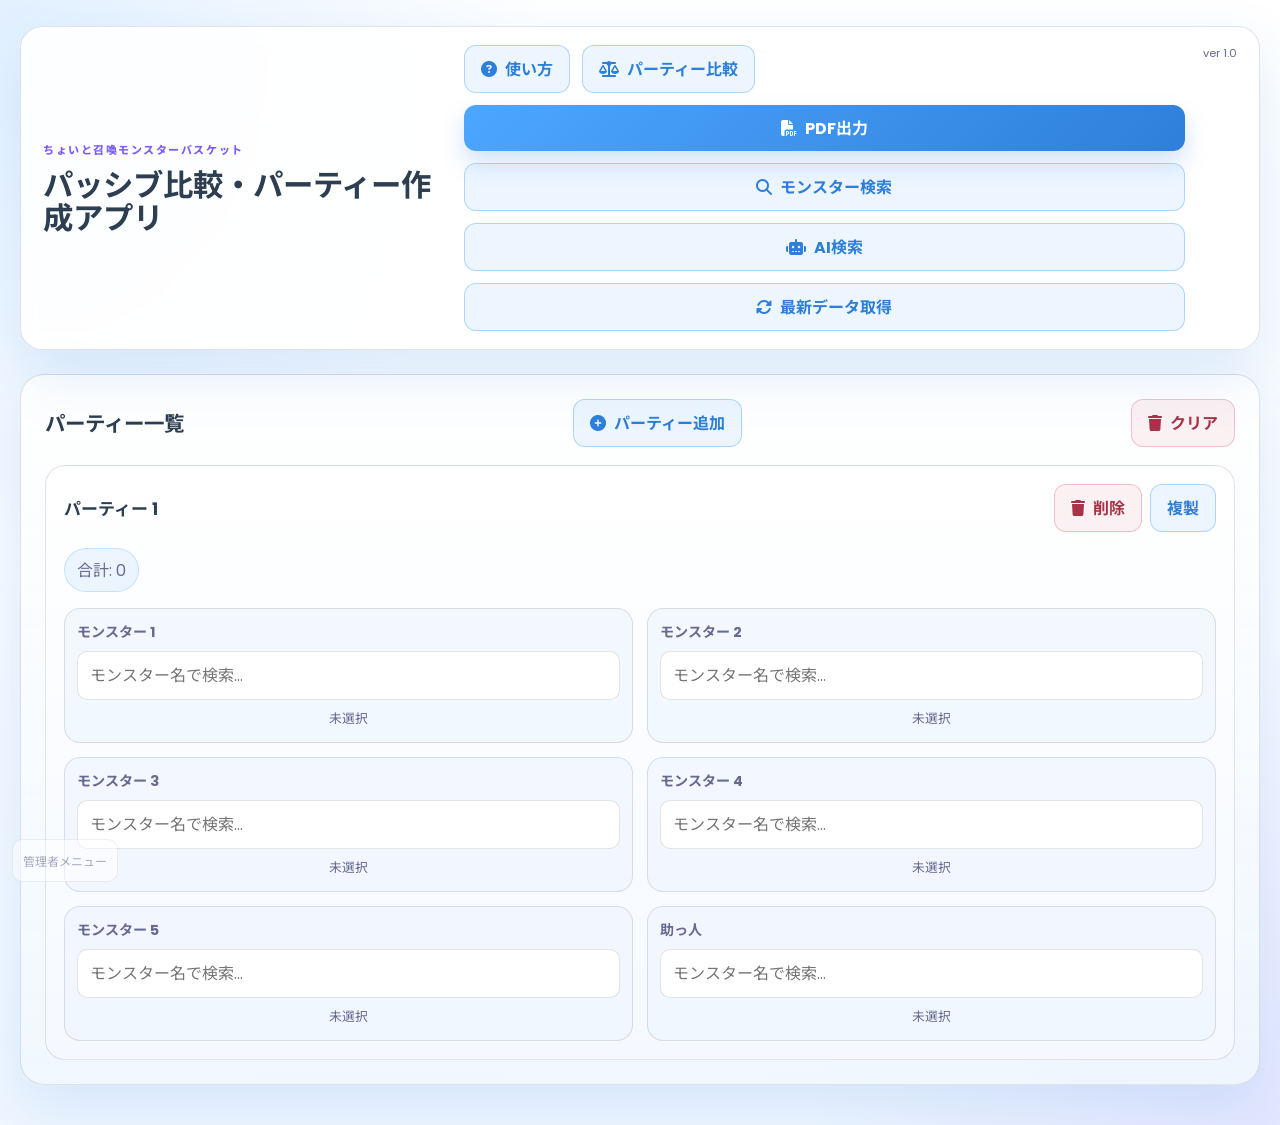
<file: index.html>
<!DOCTYPE html>
<html lang="ja">
  <head>
    <meta charset="UTF-8" />
    <meta name="viewport" content="width=device-width, initial-scale=1.0" />
    <title>ちょいと召喚モンスターバスケット</title>
    <link rel="preconnect" href="https://fonts.googleapis.com" />
    <link rel="preconnect" href="https://fonts.gstatic.com" crossorigin />
    <link href="https://fonts.googleapis.com/css2?family=Noto+Sans+JP:wght@400;500;700&family=Poppins:wght@400;500;600;700;800&display=swap" rel="stylesheet" />
    <link rel="stylesheet" href="https://cdnjs.cloudflare.com/ajax/libs/font-awesome/6.4.0/css/all.min.css" />
    <link rel="stylesheet" href="style.css" />
  </head>
  <body data-page="party">
    <div class="app-shell">
      <header class="topbar">
        <div>
          <p class="eyebrow">ちょいと召喚モンスターバスケット</p>
          <h1>パッシブ比較・パーティー作成アプリ</h1>
        </div>
        <div class="topbar-actions">
          <a href="how-to-use.html" class="secondary-btn inline-link"><i class="fas fa-question-circle" aria-hidden="true"></i>使い方</a>
          <button id="party-compare-btn" class="secondary-btn"><i class="fas fa-scale-balanced" aria-hidden="true"></i>パーティー比較</button>
          <button id="pdf-export-btn" class="primary-btn" style="flex-basis:100%"><i class="fas fa-file-pdf" aria-hidden="true"></i>PDF出力</button>
          <a href="monster-search.html" class="secondary-btn inline-link" style="flex-basis:100%"><i class="fas fa-search" aria-hidden="true"></i>モンスター検索</a>
          <button id="ai-search-btn" type="button" class="secondary-btn" style="flex-basis:100%" aria-expanded="false" aria-controls="ai-search-panel"><i class="fas fa-robot" aria-hidden="true"></i>AI検索</button>
          <form id="ai-search-panel" class="ai-search-panel" hidden style="flex-basis:100%">
            <div class="ai-panel-header"><i class="fas fa-robot" aria-hidden="true"></i>AI検索<span class="ai-panel-badge">AI</span><button type="button" id="ai-help-btn" class="ai-help-btn" aria-label="AI検索の使い方" aria-expanded="false" aria-controls="ai-help-panel"><i class="fas fa-question" aria-hidden="true"></i></button></div>
            <div id="ai-help-panel" class="ai-help-panel" hidden>
              <h3>AI検索の使い方</h3>
              <p>ステータスを含む文章を入力すると、パッシブ反映後の値が高いパーティーを上位3つ提案します。チェックして「選択したパーティーを追加」で一覧に追加できます。</p>
              <ul>
                <li><b>ステータス</b>: 攻撃力 / 防御力 / 素早さ / HP / SP / Crt（複数指定は合計）</li>
                <li><b>種族・属性</b>: 魔神、光 など。「魔神パッシブ」のように書くと、そのパッシブ対象を持つモンスターから選びます</li>
                <li><b>含む</b>: 「〇〇を含む」「〇〇、△△を含む」で指定モンスターを固定</li>
                <li><b>除外</b>: 「〇〇以外」「〇〇と△△を除いて」で候補から除外</li>
                <li><b>1体最大</b>: 「1体の素早さが最も高い」で1体の値が最大になる組み合わせ</li>
                <li><b>モンスター指定</b>: 「〇〇の素早さが最も高くなる」で、そのモンスターの値を最大化</li>
                <li><b>数値条件</b>: 「N体の素早さが100以上」「100〜150」「100から150」「200以下」「未満」「超」「100ちょうど」</li>
              </ul>
              <p class="ai-help-sub">入力例（タップで入力欄に入ります）</p>
              <div class="ai-help-examples">
                <button type="button" class="ai-example-btn">素早さのパッシブが高いパーティを作成して</button>
                <button type="button" class="ai-example-btn">魔神パッシブでHPが高いパーティを作成して</button>
                <button type="button" class="ai-example-btn">光パッシブで素早さが高いパーティを作成して</button>
                <button type="button" class="ai-example-btn">天璋院ひめの以外で攻撃力の高い異端パーティを教えて</button>
                <button type="button" class="ai-example-btn">終焉の黒翼ベルゼブブを含む攻撃力、素早さが高いパーティ</button>
                <button type="button" class="ai-example-btn">1体の素早さが最も高いパーティを教えて</button>
                <button type="button" class="ai-example-btn">優柔不断コアトルの素早さが最も高くなるパーティ</button>
                <button type="button" class="ai-example-btn">1体の素早さが100以上になるパーティを教えて</button>
                <button type="button" class="ai-example-btn">3体のHPが130以上になるパーティを教えて</button>
                <button type="button" class="ai-example-btn">2体の攻撃力が50〜60のパーティ</button>
              </div>
            </div>
            <div id="ai-chat-log" class="ai-chat-log" aria-live="polite"></div>
            <textarea id="ai-chat-input" class="ai-chat-input" rows="3" maxlength="200" placeholder="AIへの質問を入力&#10;例: 素早さのパッシブが高いパーティを作成して" autocomplete="off"></textarea>
            <ul id="ai-chat-suggest" class="ai-chat-suggest" role="listbox" aria-label="モンスター名の候補" hidden></ul>
            <div class="ai-chat-actions">
              <button type="button" id="ai-chat-clear" class="ai-clear-btn" aria-label="チャット結果をクリア"><i class="fas fa-eraser" aria-hidden="true"></i>クリア</button>
              <button type="submit" class="ai-send-btn"><i class="fas fa-paper-plane" aria-hidden="true"></i>AIに送信</button>
            </div>
          </form>
          <button id="party-refresh-data" type="button" class="secondary-btn" style="flex-basis:100%"><i class="fas fa-sync-alt" aria-hidden="true"></i>最新データ取得</button>
        </div>
        <span class="app-version" id="app-version">ver 1.0</span>
      </header>

      <aside class="utility-sidebar" aria-label="管理者メニュー">
        <a href="monster-manager.html" id="monster-manager-link">管理者メニュー</a>
      </aside>

      <main>
        <section id="party-builder-section" class="panel active-panel">
          <div class="section-header">
            <h2>パーティー一覧</h2>
            <button id="add-party-btn" class="secondary-btn"><i class="fas fa-circle-plus" aria-hidden="true"></i>パーティー追加</button>
            <button id="clear-parties-btn" class="danger-btn" type="button"><i class="fas fa-trash" aria-hidden="true"></i>クリア</button>
          </div>

          <div id="parties-container" class="parties-container"></div>
        </section>
      </main>
    </div>

    <script src="monster.js"></script>
    <script src="app.js"></script>
  </body>
</html>
</file>
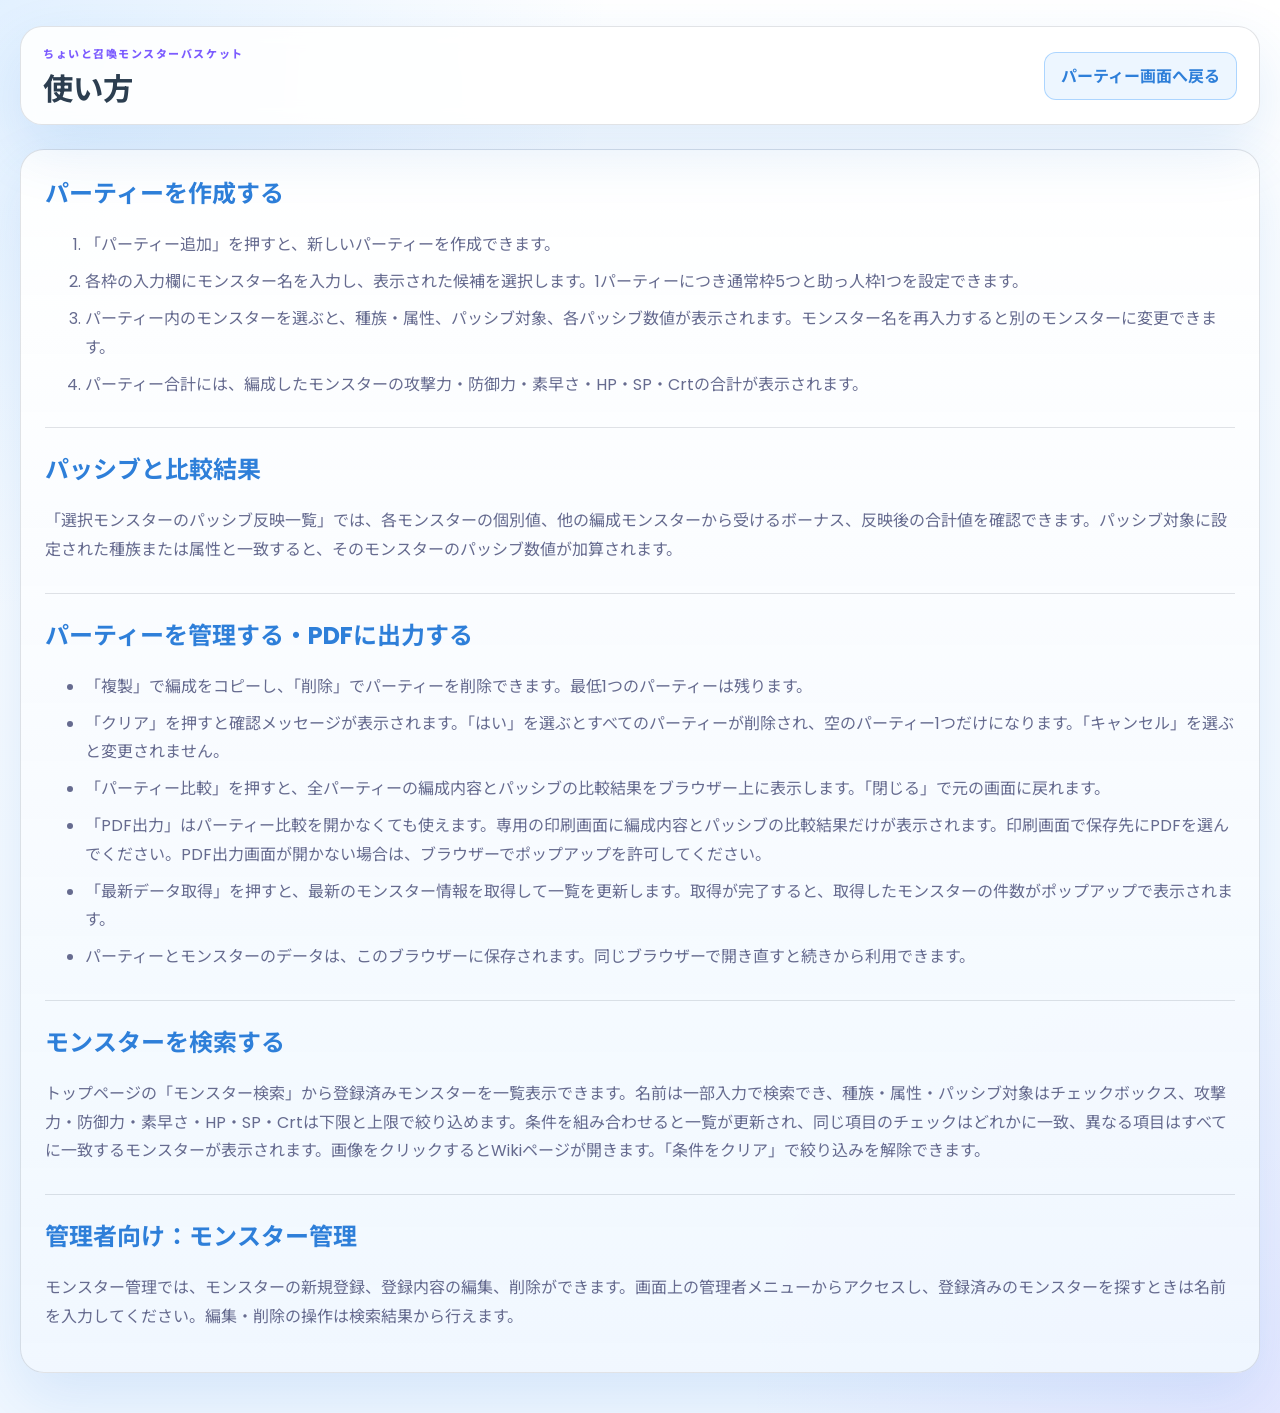
<file: how-to-use.html>
<!DOCTYPE html>
<html lang="ja">
  <head>
    <meta charset="UTF-8" />
    <meta name="viewport" content="width=device-width, initial-scale=1.0" />
    <title>使い方 | ちょいと召喚モンスターバスケット</title>
    <link rel="preconnect" href="https://fonts.googleapis.com" />
    <link rel="preconnect" href="https://fonts.gstatic.com" crossorigin />
    <link href="https://fonts.googleapis.com/css2?family=Noto+Sans+JP:wght@400;500;700&family=Poppins:wght@400;500;600;700;800&display=swap" rel="stylesheet" />
    <link rel="stylesheet" href="https://cdnjs.cloudflare.com/ajax/libs/font-awesome/6.4.0/css/all.min.css" />
    <link rel="stylesheet" href="style.css" />
  </head>
  <body>
    <div class="app-shell">
      <header class="topbar">
        <div>
          <p class="eyebrow">ちょいと召喚モンスターバスケット</p>
          <h1>使い方</h1>
        </div>
        <div class="topbar-actions">
          <a href="index.html" class="secondary-btn inline-link">パーティー画面へ戻る</a>
        </div>
      </header>

      <main>
        <article class="panel usage-guide">
          <section>
            <h2>パーティーを作成する</h2>
            <ol>
              <li>「パーティー追加」を押すと、新しいパーティーを作成できます。</li>
              <li>各枠の入力欄にモンスター名を入力し、表示された候補を選択します。1パーティーにつき通常枠5つと助っ人枠1つを設定できます。</li>
              <li>パーティー内のモンスターを選ぶと、種族・属性、パッシブ対象、各パッシブ数値が表示されます。モンスター名を再入力すると別のモンスターに変更できます。</li>
              <li>パーティー合計には、編成したモンスターの攻撃力・防御力・素早さ・HP・SP・Crtの合計が表示されます。</li>
            </ol>
          </section>

          <section>
            <h2>パッシブと比較結果</h2>
            <p>「選択モンスターのパッシブ反映一覧」では、各モンスターの個別値、他の編成モンスターから受けるボーナス、反映後の合計値を確認できます。パッシブ対象に設定された種族または属性と一致すると、そのモンスターのパッシブ数値が加算されます。</p>
          </section>

          <section>
            <h2>パーティーを管理する・PDFに出力する</h2>
            <ul>
              <li>「複製」で編成をコピーし、「削除」でパーティーを削除できます。最低1つのパーティーは残ります。</li>
              <li>「クリア」を押すと確認メッセージが表示されます。「はい」を選ぶとすべてのパーティーが削除され、空のパーティー1つだけになります。「キャンセル」を選ぶと変更されません。</li>
              <li>「パーティー比較」を押すと、全パーティーの編成内容とパッシブの比較結果をブラウザー上に表示します。「閉じる」で元の画面に戻れます。</li>
              <li>「PDF出力」はパーティー比較を開かなくても使えます。専用の印刷画面に編成内容とパッシブの比較結果だけが表示されます。印刷画面で保存先にPDFを選んでください。PDF出力画面が開かない場合は、ブラウザーでポップアップを許可してください。</li>
              <li>「最新データ取得」を押すと、最新のモンスター情報を取得して一覧を更新します。取得が完了すると、取得したモンスターの件数がポップアップで表示されます。</li>
              <li>パーティーとモンスターのデータは、このブラウザーに保存されます。同じブラウザーで開き直すと続きから利用できます。</li>
            </ul>
          </section>

          <section>
            <h2>モンスターを検索する</h2>
            <p>トップページの「モンスター検索」から登録済みモンスターを一覧表示できます。名前は一部入力で検索でき、種族・属性・パッシブ対象はチェックボックス、攻撃力・防御力・素早さ・HP・SP・Crtは下限と上限で絞り込めます。条件を組み合わせると一覧が更新され、同じ項目のチェックはどれかに一致、異なる項目はすべてに一致するモンスターが表示されます。画像をクリックするとWikiページが開きます。「条件をクリア」で絞り込みを解除できます。</p>
          </section>

          <section>
            <h2>管理者向け：モンスター管理</h2>
            <p>モンスター管理では、モンスターの新規登録、登録内容の編集、削除ができます。画面上の管理者メニューからアクセスし、登録済みのモンスターを探すときは名前を入力してください。編集・削除の操作は検索結果から行えます。</p>
          </section>
        </article>
      </main>
    </div>
  </body>
</html>
</file>
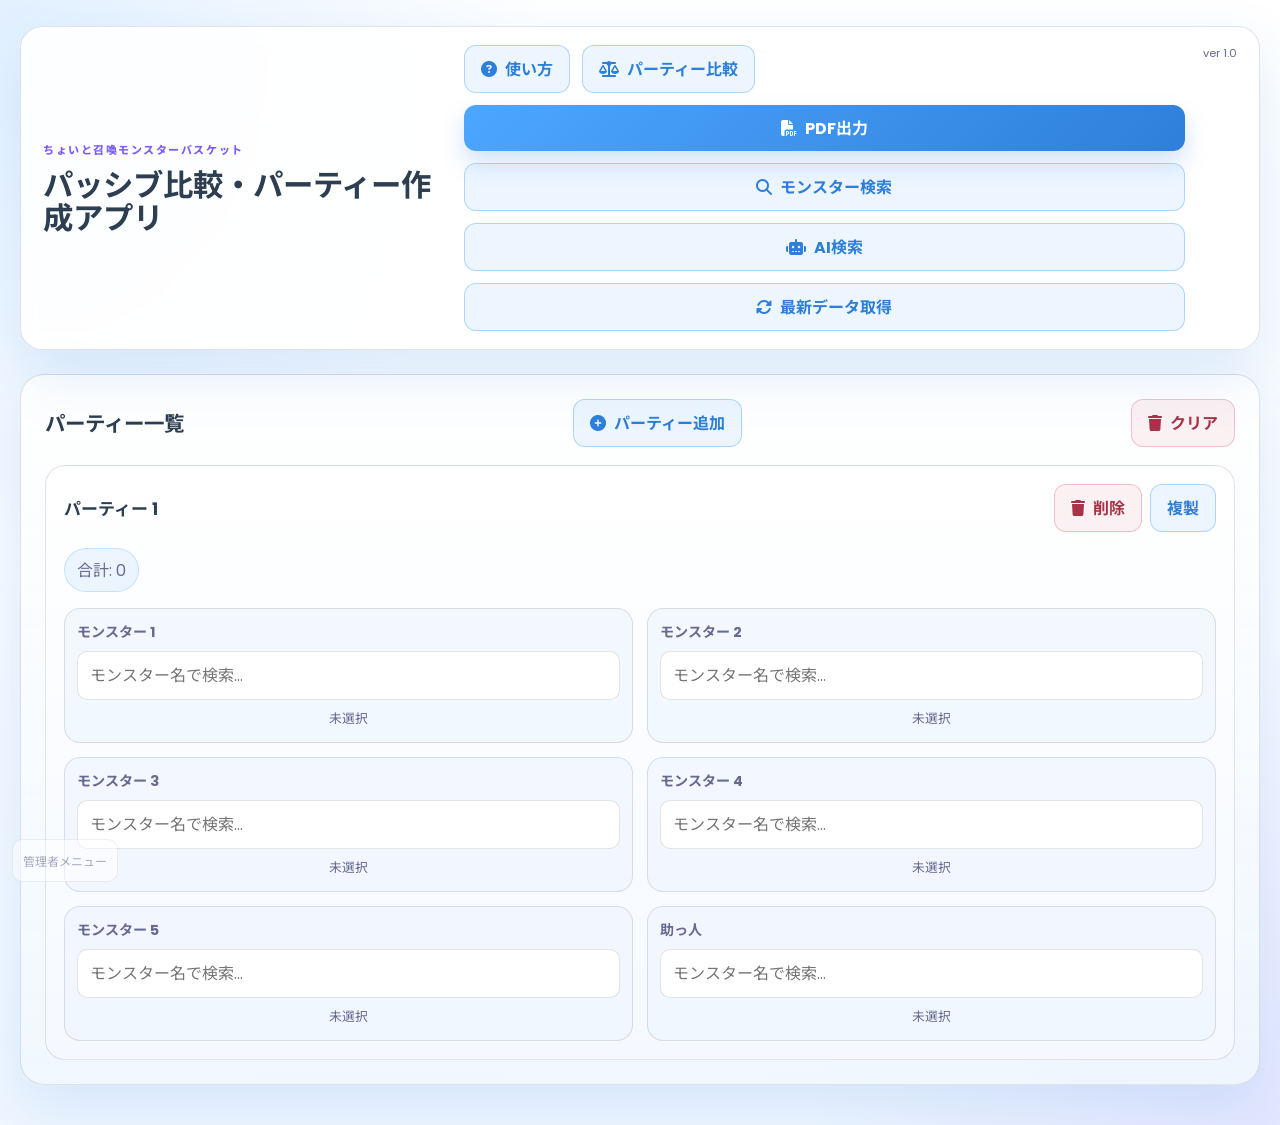
<file: monster-manager.html>
<!DOCTYPE html>
<html lang="ja">
  <head>
    <meta charset="UTF-8" />
    <meta name="viewport" content="width=device-width, initial-scale=1.0" />
    <title>モンスター管理 | ちょいと召喚モンスターバスケット</title>
    <link rel="preconnect" href="https://fonts.googleapis.com" />
    <link rel="preconnect" href="https://fonts.gstatic.com" crossorigin />
    <link href="https://fonts.googleapis.com/css2?family=Noto+Sans+JP:wght@400;500;700&family=Poppins:wght@400;500;600;700;800&display=swap" rel="stylesheet" />
    <link rel="stylesheet" href="https://cdnjs.cloudflare.com/ajax/libs/font-awesome/6.4.0/css/all.min.css" />
    <link rel="stylesheet" href="style.css" />
  </head>
  <body data-page="monster-manager">
    <div class="app-shell">
      <header class="topbar">
        <div>
          <p class="eyebrow">ちょいと召喚モンスターバスケット</p>
          <h1>モンスター管理</h1>
        </div>
        <div class="topbar-actions">
          <a href="index.html" class="secondary-btn inline-link">パーティー画面へ戻る</a>
        </div>
      </header>

      <main>
        <section class="panel active-panel">
          <div class="section-header">
            <h2>モンスター追加 / 編集</h2>
          </div>

          <div class="monster-form-card">
            <form id="monster-form">
              <input type="hidden" id="monster-id" />

              <div class="field-grid">
                <div class="field-group">
                  <label for="monster-name">モンスター名</label>
                  <input id="monster-name" type="text" placeholder="例: 火竜" maxlength="50" required />
                </div>

                <div class="field-group">
                  <label for="monster-race">種族</label>
                  <select id="monster-race" required>
                    <option value="">選択してください</option>
                    <option value="魔神">魔神</option>
                    <option value="神族">神族</option>
                    <option value="異端">異端</option>
                    <option value="魔族">魔族</option>
                    <option value="精霊">精霊</option>
                    <option value="鬼族">鬼族</option>
                    <option value="魔獣">魔獣</option>
                    <option value="聖獣">聖獣</option>
                    <option value="飛天">飛天</option>
                    <option value="聖人">聖人</option>
                  </select>
                </div>

                <div class="field-group">
                  <label for="monster-element">属性</label>
                  <select id="monster-element" required>
                    <option value="">選択してください</option>
                    <option value="闇">闇</option>
                    <option value="火">火</option>
                    <option value="水">水</option>
                    <option value="風">風</option>
                    <option value="雷">雷</option>
                    <option value="無">無</option>
                    <option value="光">光</option>
                  </select>
                </div>

                <div class="field-group full-width">
                  <label>パッシブ対象（選択なしも可）</label>
                  <div class="checkbox-group">
                    <div class="checkbox-section">
                      <h4>種族</h4>
                      <div class="checkbox-list">
                        <label><input type="checkbox" name="passive-race" value="魔神"> 魔神</label>
                        <label><input type="checkbox" name="passive-race" value="神族"> 神族</label>
                        <label><input type="checkbox" name="passive-race" value="異端"> 異端</label>
                        <label><input type="checkbox" name="passive-race" value="魔族"> 魔族</label>
                        <label><input type="checkbox" name="passive-race" value="精霊"> 精霊</label>
                        <label><input type="checkbox" name="passive-race" value="鬼族"> 鬼族</label>
                        <label><input type="checkbox" name="passive-race" value="魔獣"> 魔獣</label>
                        <label><input type="checkbox" name="passive-race" value="聖獣"> 聖獣</label>
                        <label><input type="checkbox" name="passive-race" value="飛天"> 飛天</label>
                        <label><input type="checkbox" name="passive-race" value="聖人"> 聖人</label>
                      </div>
                    </div>

                    <div class="checkbox-section">
                      <h4>属性</h4>
                      <div class="checkbox-list">
                        <label><input type="checkbox" name="passive-element" value="闇"> 闇</label>
                        <label><input type="checkbox" name="passive-element" value="火"> 火</label>
                        <label><input type="checkbox" name="passive-element" value="水"> 水</label>
                        <label><input type="checkbox" name="passive-element" value="風"> 風</label>
                        <label><input type="checkbox" name="passive-element" value="雷"> 雷</label>
                        <label><input type="checkbox" name="passive-element" value="無"> 無</label>
                        <label><input type="checkbox" name="passive-element" value="光"> 光</label>
                      </div>
                    </div>
                  </div>
                </div>

                <div class="field-group">
                  <label for="monster-attack">攻撃力</label>
                  <input id="monster-attack" type="number" placeholder="0" value="0" />
                </div>

                <div class="field-group">
                  <label for="monster-defense">防御力</label>
                  <input id="monster-defense" type="number" placeholder="0" value="0" />
                </div>

                <div class="field-group">
                  <label for="monster-agility">素早さ</label>
                  <input id="monster-agility" type="number" placeholder="0" value="0" />
                </div>

                <div class="field-group">
                  <label for="monster-hp">HP</label>
                  <input id="monster-hp" type="number" placeholder="0" value="0" />
                </div>

                <div class="field-group">
                  <label for="monster-sp">SP</label>
                  <input id="monster-sp" type="number" placeholder="0" value="0" />
                </div>

                <div class="field-group">
                  <label for="monster-crt">Crt</label>
                  <input id="monster-crt" type="number" placeholder="0" value="0" />
                </div>

                <div class="field-group">
                  <label for="monster-wiki-url">WikiリンクURL</label>
                  <input id="monster-wiki-url" type="url" placeholder="https://..." />
                </div>

                <div class="field-group">
                  <label for="monster-image-url">画像URL</label>
                  <input id="monster-image-url" type="url" placeholder="https://..." />
                </div>
              </div>

              <div class="form-actions">
                <button type="submit" class="primary-btn">保存</button>
                <button type="button" id="cancel-monster-edit" class="secondary-btn">キャンセル</button>
              </div>
            </form>
          </div>

          <div class="monster-search-wrap">
            <h2>モンスター検索</h2>
            <div class="search-box">
              <input type="text" id="monster-search-input" placeholder="モンスター名で検索..." maxlength="50" />
            </div>
            <div id="monster-search-results" class="monster-list"></div>
          </div>
        </section>
      </main>
    </div>

    <script src="monster.js"></script>
    <script src="app.js"></script>
  </body>
</html>
</file>
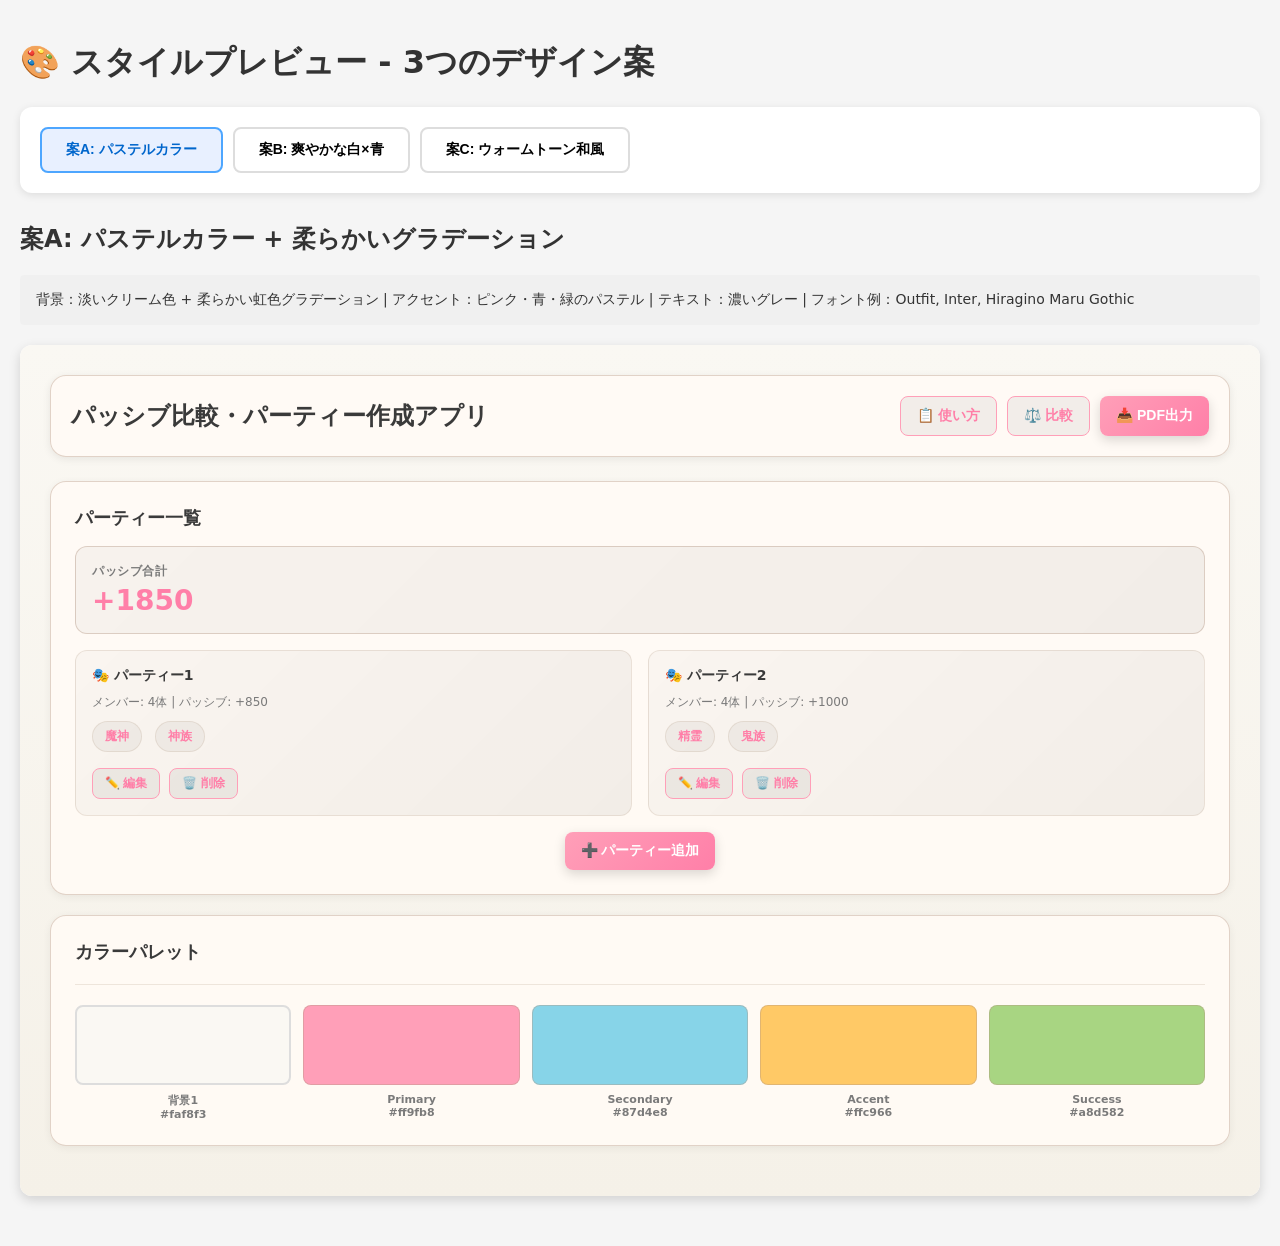
<file: style-preview.html>
<!DOCTYPE html>
<html lang="ja">
<head>
    <meta charset="UTF-8" />
    <meta name="viewport" content="width=device-width, initial-scale=1.0" />
    <title>スタイルプレビュー | ちょいと召喚モンスターバスケット</title>
    <link rel="preconnect" href="https://fonts.googleapis.com" />
    <link rel="preconnect" href="https://fonts.gstatic.com" crossorigin />
    <link href="https://fonts.googleapis.com/css2?family=Noto+Sans+JP:wght@400;500;700&family=Poppins:wght@400;500;600;700;800&display=swap" rel="stylesheet" />
    <link rel="stylesheet" href="https://cdnjs.cloudflare.com/ajax/libs/font-awesome/6.4.0/css/all.min.css" />
    <style>
        * {
            box-sizing: border-box;
        }

        html {
            scroll-behavior: smooth;
        }

        body {
            margin: 0;
            font-family: system-ui, -apple-system, sans-serif;
            background: #f5f5f5;
            color: #333;
        }

        .preview-container {
            max-width: 1400px;
            margin: 0 auto;
            padding: 20px;
        }

        .theme-selector {
            display: flex;
            gap: 10px;
            margin-bottom: 30px;
            padding: 20px;
            background: white;
            border-radius: 12px;
            box-shadow: 0 2px 8px rgba(0, 0, 0, 0.1);
        }

        .theme-selector button {
            padding: 12px 24px;
            border: 2px solid #ddd;
            border-radius: 8px;
            background: white;
            cursor: pointer;
            font-size: 14px;
            font-weight: 600;
            transition: all 0.3s ease;
        }

        .theme-selector button.active {
            border-color: #4da6ff;
            background: #e8f0ff;
            color: #0066cc;
        }

        .theme-selector button:hover {
            border-color: #999;
            background: #f9f9f9;
        }

        .preview-section {
            display: none;
            margin-bottom: 30px;
        }

        .preview-section.active {
            display: block;
        }

        .theme-label {
            font-size: 24px;
            font-weight: bold;
            margin-bottom: 20px;
            color: #333;
        }

        .preview-grid {
            display: grid;
            grid-template-columns: 1fr 1fr;
            gap: 20px;
            margin-bottom: 20px;
        }

        .preview-frame {
            border-radius: 12px;
            overflow: hidden;
            box-shadow: 0 4px 12px rgba(0, 0, 0, 0.15);
            background: white;
        }

        .preview-frame.full {
            grid-column: 1 / -1;
        }

        .app-preview {
            padding: 0;
            min-height: 600px;
        }

        /* ===== スタイル案A: パステルカラー ===== */
        .theme-a {
            --bg-1: #faf8f3;
            --bg-2: #f5f1e8;
            --panel: rgba(255, 250, 245, 0.95);
            --panel-strong: rgba(255, 248, 240, 0.98);
            --line: rgba(200, 180, 160, 0.3);
            --line-strong: rgba(180, 150, 130, 0.4);
            --text: #3a3a3a;
            --muted: #7a7a7a;
            --primary: #ff9fb8;
            --primary-strong: #ff7fa8;
            --secondary: #87d4e8;
            --accent: #ffc966;
            --success: #a8d582;
        }

        /* ===== スタイル案B: 爽やかな白×明るい青 ===== */
        .theme-b {
            --bg-1: #ffffff;
            --bg-2: #f0f7ff;
            --panel: rgba(255, 255, 255, 0.98);
            --panel-strong: rgba(248, 252, 255, 0.99);
            --line: rgba(100, 150, 200, 0.25);
            --line-strong: rgba(100, 150, 200, 0.35);
            --text: #2c3e50;
            --muted: #666b8f;
            --primary: #4da6ff;
            --primary-strong: #2e7fd9;
            --secondary: #7c5cff;
            --accent: #e8d5ff;
            --success: #66d9a3;
        }

        /* ===== スタイル案C: ウォームトーン + 和風 ===== */
        .theme-c {
            --bg-1: #fffbf0;
            --bg-2: #fff8e6;
            --panel: rgba(255, 252, 248, 0.96);
            --panel-strong: rgba(255, 250, 245, 0.98);
            --line: rgba(220, 150, 120, 0.3);
            --line-strong: rgba(200, 130, 100, 0.4);
            --text: #4a4a4a;
            --muted: #8a7a6a;
            --primary: #f4a6c1;
            --primary-strong: #e8869a;
            --secondary: #c8e6c9;
            --accent: #fff4a3;
            --success: #c8e6c9;
        }

        .theme-preview {
            background: linear-gradient(180deg, var(--bg-1) 0%, var(--bg-2) 100%);
            color: var(--text);
            padding: 30px;
            min-height: 100%;
        }

        .topbar-preview {
            display: flex;
            justify-content: space-between;
            align-items: center;
            gap: 20px;
            margin-bottom: 24px;
            padding: 20px;
            border: 1px solid var(--line-strong);
            background: var(--panel);
            border-radius: 16px;
            box-shadow: 0 2px 8px rgba(0, 0, 0, 0.08);
        }

        .topbar-title h1 {
            margin: 0;
            font-size: 24px;
            font-weight: 700;
            color: var(--text);
        }

        .topbar-actions-preview {
            display: flex;
            gap: 10px;
            flex-wrap: wrap;
        }

        .btn-preview {
            display: inline-flex;
            align-items: center;
            justify-content: center;
            gap: 8px;
            padding: 10px 16px;
            border: none;
            border-radius: 8px;
            font-weight: 600;
            font-size: 14px;
            cursor: pointer;
            transition: all 0.2s ease;
        }

        .btn-primary {
            background: linear-gradient(135deg, var(--primary), var(--primary-strong));
            color: white;
            box-shadow: 0 4px 12px rgba(0, 0, 0, 0.15);
        }

        .btn-primary:hover {
            transform: translateY(-2px);
            box-shadow: 0 6px 16px rgba(0, 0, 0, 0.2);
        }

        .btn-secondary {
            background: rgba(0, 0, 0, 0.05);
            color: var(--primary-strong);
            border: 1.5px solid var(--primary);
        }

        .btn-secondary:hover {
            background: rgba(0, 0, 0, 0.08);
            transform: translateY(-1px);
        }

        .panel-preview {
            background: var(--panel);
            border: 1px solid var(--line-strong);
            border-radius: 16px;
            padding: 24px;
            margin-bottom: 20px;
            box-shadow: 0 2px 8px rgba(0, 0, 0, 0.06);
        }

        .section-title {
            font-size: 18px;
            font-weight: 700;
            color: var(--text);
            margin: 0 0 16px 0;
        }

        .card-grid {
            display: grid;
            grid-template-columns: repeat(2, 1fr);
            gap: 16px;
            margin-bottom: 16px;
        }

        .card-preview {
            background: linear-gradient(135deg, rgba(0, 0, 0, 0.02), rgba(0, 0, 0, 0.05));
            border: 1px solid var(--line);
            border-radius: 12px;
            padding: 16px;
            color: var(--muted);
        }

        .card-preview h3 {
            margin: 0 0 8px 0;
            font-size: 14px;
            font-weight: 700;
            color: var(--text);
        }

        .card-preview p {
            margin: 0;
            font-size: 12px;
            line-height: 1.5;
        }

        .tag-preview {
            display: inline-block;
            padding: 6px 12px;
            background: rgba(0, 0, 0, 0.04);
            border: 1px solid var(--line);
            border-radius: 999px;
            font-size: 12px;
            font-weight: 600;
            color: var(--primary-strong);
            margin-right: 8px;
            margin-bottom: 8px;
        }

        .summary-preview {
            background: linear-gradient(135deg, rgba(0, 0, 0, 0.03), rgba(0, 0, 0, 0.05));
            border: 1px solid var(--line-strong);
            border-radius: 12px;
            padding: 16px;
            margin-bottom: 16px;
        }

        .summary-label {
            font-size: 12px;
            color: var(--muted);
            margin-bottom: 4px;
            font-weight: 600;
            text-transform: uppercase;
            letter-spacing: 0.5px;
        }

        .summary-value {
            font-size: 28px;
            font-weight: 800;
            color: var(--primary-strong);
        }

        .color-swatch-row {
            display: flex;
            gap: 12px;
            margin-top: 20px;
            padding-top: 20px;
            border-top: 1px solid var(--line);
        }

        .color-swatch {
            display: flex;
            flex-direction: column;
            align-items: center;
            gap: 8px;
            flex: 1;
        }

        .color-box {
            width: 100%;
            height: 80px;
            border-radius: 8px;
            border: 1px solid var(--line-strong);
        }

        .color-label {
            font-size: 11px;
            font-weight: 600;
            color: var(--muted);
            text-align: center;
        }

        .theme-description {
            padding: 16px;
            background: rgba(0, 0, 0, 0.02);
            border-left: 4px solid var(--primary);
            border-radius: 4px;
            margin-bottom: 20px;
            font-size: 14px;
            color: var(--muted);
        }

        @media (max-width: 768px) {
            .preview-grid {
                grid-template-columns: 1fr;
            }

            .card-grid {
                grid-template-columns: 1fr;
            }

            .topbar-preview {
                flex-direction: column;
                align-items: flex-start;
            }

            .topbar-actions-preview {
                width: 100%;
            }

            .btn-preview {
                flex: 1;
            }
        }
    </style>
</head>
<body>
    <div class="preview-container">
        <h1>🎨 スタイルプレビュー - 3つのデザイン案</h1>
        
        <div class="theme-selector">
            <button class="active" onclick="switchTheme('a')">
                案A: パステルカラー
            </button>
            <button onclick="switchTheme('b')">
                案B: 爽やかな白×青
            </button>
            <button onclick="switchTheme('c')">
                案C: ウォームトーン和風
            </button>
        </div>

        <!-- 案A: パステルカラー -->
        <div id="theme-a" class="preview-section active">
            <div class="theme-label">案A: パステルカラー + 柔らかいグラデーション</div>
            <div class="theme-description">
                背景：淡いクリーム色 + 柔らかい虹色グラデーション | 
                アクセント：ピンク・青・緑のパステル | 
                テキスト：濃いグレー | 
                フォント例：Outfit, Inter, Hiragino Maru Gothic
            </div>

            <div class="preview-frame app-preview">
                <div class="theme-preview theme-a">
                    <div class="topbar-preview">
                        <div class="topbar-title">
                            <h1>パッシブ比較・パーティー作成アプリ</h1>
                        </div>
                        <div class="topbar-actions-preview">
                            <button class="btn-preview btn-secondary">📋 使い方</button>
                            <button class="btn-preview btn-secondary">⚖️ 比較</button>
                            <button class="btn-preview btn-primary">📥 PDF出力</button>
                        </div>
                    </div>

                    <div class="panel-preview">
                        <h2 class="section-title">パーティー一覧</h2>
                        
                        <div class="summary-preview">
                            <div class="summary-label">パッシブ合計</div>
                            <div class="summary-value">+1850</div>
                        </div>

                        <div class="card-grid">
                            <div class="card-preview">
                                <h3>🎭 パーティー1</h3>
                                <p>メンバー: 4体 | パッシブ: +850</p>
                                <div style="margin-top: 10px;">
                                    <span class="tag-preview">魔神</span>
                                    <span class="tag-preview">神族</span>
                                </div>
                                <div style="margin-top: 8px;">
                                    <button class="btn-preview btn-secondary" style="font-size: 12px; padding: 6px 12px;">✏️ 編集</button>
                                    <button class="btn-preview btn-secondary" style="font-size: 12px; padding: 6px 12px; margin-left: 4px;">🗑️ 削除</button>
                                </div>
                            </div>

                            <div class="card-preview">
                                <h3>🎭 パーティー2</h3>
                                <p>メンバー: 4体 | パッシブ: +1000</p>
                                <div style="margin-top: 10px;">
                                    <span class="tag-preview">精霊</span>
                                    <span class="tag-preview">鬼族</span>
                                </div>
                                <div style="margin-top: 8px;">
                                    <button class="btn-preview btn-secondary" style="font-size: 12px; padding: 6px 12px;">✏️ 編集</button>
                                    <button class="btn-preview btn-secondary" style="font-size: 12px; padding: 6px 12px; margin-left: 4px;">🗑️ 削除</button>
                                </div>
                            </div>
                        </div>

                        <div style="text-align: center; margin-top: 16px;">
                            <button class="btn-preview btn-primary">➕ パーティー追加</button>
                        </div>
                    </div>

                    <div class="panel-preview" style="margin-top: 20px;">
                        <h2 class="section-title">カラーパレット</h2>
                        <div class="color-swatch-row">
                            <div class="color-swatch">
                                <div class="color-box" style="background: #faf8f3; border: 2px solid #ddd;"></div>
                                <div class="color-label">背景1<br>#faf8f3</div>
                            </div>
                            <div class="color-swatch">
                                <div class="color-box" style="background: #ff9fb8;"></div>
                                <div class="color-label">Primary<br>#ff9fb8</div>
                            </div>
                            <div class="color-swatch">
                                <div class="color-box" style="background: #87d4e8;"></div>
                                <div class="color-label">Secondary<br>#87d4e8</div>
                            </div>
                            <div class="color-swatch">
                                <div class="color-box" style="background: #ffc966;"></div>
                                <div class="color-label">Accent<br>#ffc966</div>
                            </div>
                            <div class="color-swatch">
                                <div class="color-box" style="background: #a8d582;"></div>
                                <div class="color-label">Success<br>#a8d582</div>
                            </div>
                        </div>
                    </div>
                </div>
            </div>
        </div>

        <!-- 案B: 爽やかな白×明るい青 -->
        <div id="theme-b" class="preview-section">
            <div class="theme-label">案B: 爽やかな白×明るい青グラデーション</div>
            <div class="theme-description">
                背景：白背景 + 淡い青グラデーション | 
                アクセント：明るい青・青紫・薄紫 | 
                テキスト：深紺 | 
                フォント例：Inter, Poppins, Yu Gothic
            </div>

            <div class="preview-frame app-preview">
                <div class="theme-preview theme-b">
                    <div class="topbar-preview">
                        <div class="topbar-title">
                            <h1>パッシブ比較・パーティー作成アプリ</h1>
                        </div>
                        <div class="topbar-actions-preview">
                            <button class="btn-preview btn-secondary">📋 使い方</button>
                            <button class="btn-preview btn-secondary">⚖️ 比較</button>
                            <button class="btn-preview btn-primary">📥 PDF出力</button>
                        </div>
                    </div>

                    <div class="panel-preview">
                        <h2 class="section-title">パーティー一覧</h2>
                        
                        <div class="summary-preview">
                            <div class="summary-label">パッシブ合計</div>
                            <div class="summary-value">+1850</div>
                        </div>

                        <div class="card-grid">
                            <div class="card-preview">
                                <h3>🎭 パーティー1</h3>
                                <p>メンバー: 4体 | パッシブ: +850</p>
                                <div style="margin-top: 10px;">
                                    <span class="tag-preview">魔神</span>
                                    <span class="tag-preview">神族</span>
                                </div>
                                <div style="margin-top: 8px;">
                                    <button class="btn-preview btn-secondary" style="font-size: 12px; padding: 6px 12px;">✏️ 編集</button>
                                    <button class="btn-preview btn-secondary" style="font-size: 12px; padding: 6px 12px; margin-left: 4px;">🗑️ 削除</button>
                                </div>
                            </div>

                            <div class="card-preview">
                                <h3>🎭 パーティー2</h3>
                                <p>メンバー: 4体 | パッシブ: +1000</p>
                                <div style="margin-top: 10px;">
                                    <span class="tag-preview">精霊</span>
                                    <span class="tag-preview">鬼族</span>
                                </div>
                                <div style="margin-top: 8px;">
                                    <button class="btn-preview btn-secondary" style="font-size: 12px; padding: 6px 12px;">✏️ 編集</button>
                                    <button class="btn-preview btn-secondary" style="font-size: 12px; padding: 6px 12px; margin-left: 4px;">🗑️ 削除</button>
                                </div>
                            </div>
                        </div>

                        <div style="text-align: center; margin-top: 16px;">
                            <button class="btn-preview btn-primary">➕ パーティー追加</button>
                        </div>
                    </div>

                    <div class="panel-preview" style="margin-top: 20px;">
                        <h2 class="section-title">カラーパレット</h2>
                        <div class="color-swatch-row">
                            <div class="color-swatch">
                                <div class="color-box" style="background: #ffffff; border: 2px solid #ddd;"></div>
                                <div class="color-label">背景1<br>#ffffff</div>
                            </div>
                            <div class="color-swatch">
                                <div class="color-box" style="background: #4da6ff;"></div>
                                <div class="color-label">Primary<br>#4da6ff</div>
                            </div>
                            <div class="color-swatch">
                                <div class="color-box" style="background: #7c5cff;"></div>
                                <div class="color-label">Secondary<br>#7c5cff</div>
                            </div>
                            <div class="color-swatch">
                                <div class="color-box" style="background: #e8d5ff;"></div>
                                <div class="color-label">Accent<br>#e8d5ff</div>
                            </div>
                            <div class="color-swatch">
                                <div class="color-box" style="background: #66d9a3;"></div>
                                <div class="color-label">Success<br>#66d9a3</div>
                            </div>
                        </div>
                    </div>
                </div>
            </div>
        </div>

        <!-- 案C: ウォームトーン和風 -->
        <div id="theme-c" class="preview-section">
            <div class="theme-label">案C: ウォームトーン + 和風</div>
            <div class="theme-description">
                背景：薄い黄白 + 桜色グラデーション | 
                アクセント：桜色・卵色・若葉色 | 
                テキスト：焦茶 | 
                フォント例：Segoe UI, Hiragino Kaku Gothic, 源ノ角ゴシック
            </div>

            <div class="preview-frame app-preview">
                <div class="theme-preview theme-c">
                    <div class="topbar-preview">
                        <div class="topbar-title">
                            <h1>パッシブ比較・パーティー作成アプリ</h1>
                        </div>
                        <div class="topbar-actions-preview">
                            <button class="btn-preview btn-secondary">📋 使い方</button>
                            <button class="btn-preview btn-secondary">⚖️ 比較</button>
                            <button class="btn-preview btn-primary">📥 PDF出力</button>
                        </div>
                    </div>

                    <div class="panel-preview">
                        <h2 class="section-title">パーティー一覧</h2>
                        
                        <div class="summary-preview">
                            <div class="summary-label">パッシブ合計</div>
                            <div class="summary-value">+1850</div>
                        </div>

                        <div class="card-grid">
                            <div class="card-preview">
                                <h3>🎭 パーティー1</h3>
                                <p>メンバー: 4体 | パッシブ: +850</p>
                                <div style="margin-top: 10px;">
                                    <span class="tag-preview">魔神</span>
                                    <span class="tag-preview">神族</span>
                                </div>
                                <div style="margin-top: 8px;">
                                    <button class="btn-preview btn-secondary" style="font-size: 12px; padding: 6px 12px;">✏️ 編集</button>
                                    <button class="btn-preview btn-secondary" style="font-size: 12px; padding: 6px 12px; margin-left: 4px;">🗑️ 削除</button>
                                </div>
                            </div>

                            <div class="card-preview">
                                <h3>🎭 パーティー2</h3>
                                <p>メンバー: 4体 | パッシブ: +1000</p>
                                <div style="margin-top: 10px;">
                                    <span class="tag-preview">精霊</span>
                                    <span class="tag-preview">鬼族</span>
                                </div>
                                <div style="margin-top: 8px;">
                                    <button class="btn-preview btn-secondary" style="font-size: 12px; padding: 6px 12px;">✏️ 編集</button>
                                    <button class="btn-preview btn-secondary" style="font-size: 12px; padding: 6px 12px; margin-left: 4px;">🗑️ 削除</button>
                                </div>
                            </div>
                        </div>

                        <div style="text-align: center; margin-top: 16px;">
                            <button class="btn-preview btn-primary">➕ パーティー追加</button>
                        </div>
                    </div>

                    <div class="panel-preview" style="margin-top: 20px;">
                        <h2 class="section-title">カラーパレット</h2>
                        <div class="color-swatch-row">
                            <div class="color-swatch">
                                <div class="color-box" style="background: #fffbf0; border: 2px solid #ddd;"></div>
                                <div class="color-label">背景1<br>#fffbf0</div>
                            </div>
                            <div class="color-swatch">
                                <div class="color-box" style="background: #f4a6c1;"></div>
                                <div class="color-label">Primary<br>#f4a6c1</div>
                            </div>
                            <div class="color-swatch">
                                <div class="color-box" style="background: #c8e6c9;"></div>
                                <div class="color-label">Secondary<br>#c8e6c9</div>
                            </div>
                            <div class="color-swatch">
                                <div class="color-box" style="background: #fff4a3;"></div>
                                <div class="color-label">Accent<br>#fff4a3</div>
                            </div>
                            <div class="color-swatch">
                                <div class="color-box" style="background: #c8e6c9;"></div>
                                <div class="color-label">Success<br>#c8e6c9</div>
                            </div>
                        </div>
                    </div>
                </div>
            </div>
        </div>
    </div>

    <script>
        function switchTheme(theme) {
            // すべてのセクションを非表示
            document.querySelectorAll('.preview-section').forEach(section => {
                section.classList.remove('active');
            });

            // すべてのボタンを非アクティブ
            document.querySelectorAll('.theme-selector button').forEach(btn => {
                btn.classList.remove('active');
            });

            // 選択されたテーマを表示
            document.getElementById('theme-' + theme).classList.add('active');

            // 対応するボタンをアクティブに
            event.target.classList.add('active');
        }
    </script>
</body>
</html>
</file>
<file: style.css>
:root {
  --bg-1: #ffffff;
  --bg-2: #f0f7ff;
  --panel: rgba(255, 255, 255, 0.92);
  --panel-strong: #ffffff;
  --panel-soft: rgba(240, 247, 255, 0.9);
  --line: rgba(44, 62, 80, 0.14);
  --line-strong: rgba(44, 62, 80, 0.25);
  --text: #2c3e50;
  --muted: #666b8f;
  --primary: #4da6ff;
  --primary-strong: #2e7fd9;
  --secondary: #7c5cff;
  --accent: #e8d5ff;
  --danger: #d94f64;
  --success: #66d9a3;
  --shadow: 0 24px 60px rgba(46, 127, 217, 0.14);
}

* {
  box-sizing: border-box;
}

html {
  scroll-behavior: smooth;
}

body {
  margin: 0;
  min-height: 100vh;
  font-family: "Poppins", "Noto Sans JP", sans-serif;
  background:
    radial-gradient(circle at top left, rgba(77, 166, 255, 0.16), transparent 32%),
    radial-gradient(circle at bottom right, rgba(124, 92, 255, 0.1), transparent 28%),
    linear-gradient(180deg, var(--bg-1) 0%, var(--bg-2) 100%);
  color: var(--text);
}

button,
input,
select,
a {
  font: inherit;
}

button,
input,
select {
  border: 0;
  outline: none;
}

button {
  cursor: pointer;
}

img {
  max-width: 100%;
}

.app-shell {
  max-width: 1440px;
  margin: 0 auto;
  padding: 26px 20px 40px;
}

.topbar {
  display: flex;
  justify-content: space-between;
  align-items: center;
  gap: 18px;
  margin-bottom: 24px;
  padding: 18px 22px;
  border: 1px solid var(--line);
  background: rgba(255, 255, 255, 0.88);
  border-radius: 22px;
  box-shadow: var(--shadow);
  backdrop-filter: blur(10px);
}

.eyebrow {
  margin: 0 0 10px;
  font-size: 11px;
  letter-spacing: 0.14em;
  font-weight: 800;
  text-transform: uppercase;
  color: var(--secondary);
}

h1,
h2,
h3,
h4,
p {
  margin-top: 0;
}

h1 {
  margin-bottom: 0;
  font-size: clamp(1.9rem, 2.2vw, 3rem);
  line-height: 1.1;
}

.topbar-actions {
  display: flex;
  align-items: center;
  gap: 12px;
  flex-wrap: wrap;
}

.app-version {
  align-self: flex-start;
  margin-left: auto;
  color: var(--muted);
  font-size: 0.7rem;
  white-space: nowrap;
}

.app-version a {
  color: inherit;
  text-decoration: none;
}

.app-version a:hover {
  text-decoration: underline;
}

.utility-sidebar {
  position: fixed;
  z-index: 10;
  left: 12px;
  bottom: 18px;
  padding: 8px 10px;
  border: 1px solid var(--line);
  border-radius: 10px;
  background: rgba(255, 255, 255, 0.92);
  opacity: 0.55;
  transition: opacity 0.18s ease;
}

.utility-sidebar:hover,
.utility-sidebar:focus-within {
  opacity: 1;
}

.utility-sidebar a {
  color: var(--muted);
  font-size: 0.75rem;
  text-decoration: none;
}

.utility-sidebar a:hover {
  color: var(--text);
}

.inline-link {
  display: inline-flex;
  align-items: center;
  justify-content: center;
  text-decoration: none;
}

.primary-btn,
.secondary-btn,
.ghost-btn,
.danger-btn {
  display: inline-flex;
  align-items: center;
  justify-content: center;
  border-radius: 12px;
  padding: 10px 16px;
  font-weight: 700;
  gap: 8px;
  transition: transform 0.18s ease, opacity 0.18s ease, box-shadow 0.18s ease, border-color 0.18s ease;
}

.primary-btn {
  background: linear-gradient(135deg, var(--primary), var(--primary-strong));
  color: #fff;
  box-shadow: 0 12px 24px rgba(46, 127, 217, 0.22);
}

.primary-btn:hover,
.secondary-btn:hover,
.ghost-btn:hover,
.danger-btn:hover {
  transform: translateY(-1px);
}

.secondary-btn {
  background: rgba(77, 166, 255, 0.1);
  border: 1px solid rgba(77, 166, 255, 0.4);
  color: var(--primary-strong);
}

.ghost-btn {
  background: rgba(124, 92, 255, 0.06);
  border: 1px dashed rgba(124, 92, 255, 0.35);
  color: var(--secondary);
}

.danger-btn {
  background: rgba(217, 79, 100, 0.08);
  border: 1px solid rgba(217, 79, 100, 0.3);
  color: #a83348;
}

main {
  display: block;
}

body[data-page="monster-manager"]:not(.manager-authorized) {
  visibility: hidden;
}

.panel {
  background: linear-gradient(180deg, rgba(255, 255, 255, 0.96), rgba(240, 247, 255, 0.88));
  border: 1px solid var(--line);
  border-radius: 24px;
  box-shadow: var(--shadow);
  padding: 24px;
}

.active-panel {
  display: block;
}

.hidden-panel {
  display: none;
}

.section-header {
  display: flex;
  align-items: center;
  justify-content: space-between;
  gap: 12px;
  margin-bottom: 18px;
}

.section-header h2 {
  margin-bottom: 0;
  font-size: clamp(1.2rem, 1.6vw, 1.8rem);
}

.summary-card {
  display: flex;
  align-items: center;
  justify-content: space-between;
  background: linear-gradient(135deg, rgba(77, 166, 255, 0.14), rgba(124, 92, 255, 0.08));
  border: 1px solid var(--line-strong);
  border-radius: 18px;
  padding: 18px 20px;
  margin-bottom: 24px;
}

.summary-label {
  display: block;
  margin-bottom: 8px;
  color: var(--muted);
  font-size: 0.84rem;
}

#overall-total {
  font-size: clamp(2rem, 2.2vw, 2.8rem);
  font-weight: 800;
}

.parties-container {
  display: grid;
  grid-template-columns: repeat(auto-fit, minmax(300px, 1fr));
  gap: 20px;
}

.party-card {
  background: linear-gradient(180deg, #ffffff, #f5f9ff);
  border: 1px solid var(--line);
  border-radius: 20px;
  padding: 18px;
  box-shadow: inset 0 1px 0 rgba(255,255,255,0.04);
}

.party-header {
  display: flex;
  justify-content: space-between;
  align-items: center;
  gap: 12px;
  margin-bottom: 16px;
}

.party-header h3 {
  margin: 0;
  font-size: 1.06rem;
}

.party-actions {
  display: flex;
  gap: 8px;
}

.party-total {
  display: inline-flex;
  align-items: center;
  padding: 8px 12px;
  border-radius: 999px;
  background: rgba(77, 166, 255, 0.1);
  border: 1px solid rgba(77, 166, 255, 0.25);
  color: var(--muted);
  margin-bottom: 16px;
}

.slot-grid {
  display: grid;
  grid-template-columns: repeat(2, minmax(130px, 1fr));
  gap: 14px;
}

.slot-card {
  background: rgba(240, 247, 255, 0.8);
  border: 1px solid var(--line);
  border-radius: 16px;
  padding: 12px;
}

.slot-heading {
  display: flex;
  align-items: center;
  justify-content: space-between;
  gap: 10px;
  margin-bottom: 8px;
}

.slot-card label {
  display: block;
  color: var(--muted);
  font-weight: 700;
  font-size: 0.88rem;
  margin-bottom: 8px;
}

.slot-heading label {
  margin-bottom: 0;
}

.slot-heading .monster-image-frame {
  flex-basis: 64px;
  width: 64px;
  height: 64px;
}

.slot-heading .monster-wiki-link {
  margin-top: 0;
}

.slot-card select {
  width: 100%;
  background: #ffffff;
  border: 1px solid var(--line);
  border-radius: 10px;
  color: var(--text);
  padding: 8px 10px;
  margin-bottom: 10px;
}

.monster-detail {
  border-top: 1px solid var(--line);
  padding-top: 10px;
}

.monster-detail-tags {
  display: flex;
  flex-wrap: wrap;
  gap: 8px;
  margin-bottom: 8px;
}

.monster-passive-target {
  margin-bottom: 8px;
}

.monster-passive-table {
  width: 100%;
  border-collapse: collapse;
  font-size: 0.8rem;
  text-align: center;
}

.monster-passive-table th,
.monster-passive-table td {
  padding: 4px 6px;
  border: 1px solid var(--line);
}

.monster-passive-table th {
  color: var(--primary-strong);
  background: rgba(77, 166, 255, 0.1);
}

.monster-stats {
  display: flex;
  flex-wrap: wrap;
  gap: 8px;
  font-size: 0.82rem;
  color: var(--muted);
}

.monster-wiki-link {
  display: inline-block;
  margin-top: 10px;
  color: var(--secondary);
  overflow-wrap: anywhere;
}

.passive-item {
  display: flex;
  justify-content: space-between;
  gap: 8px;
  padding: 4px 0;
  border-bottom: 1px dashed var(--line);
  color: var(--muted);
  font-size: 0.82rem;
}

.passive-item:last-child {
  border-bottom: none;
}

.empty-state {
  color: var(--muted);
  text-align: center;
  font-size: 0.8rem;
  padding: 8px 0 2px;
}

.monster-form-card {
  background: rgba(255, 255, 255, 0.96);
  border: 1px solid var(--line);
  border-radius: 20px;
  padding: 20px;
  margin-bottom: 24px;
}

.field-grid {
  display: grid;
  gap: 16px;
}

.full-width {
  grid-column: 1 / -1;
}

.field-group {
  display: flex;
  flex-direction: column;
  gap: 9px;
}

.field-group label {
  font-weight: 700;
  color: var(--muted);
}

input[type="text"],
input[type="search"],
input[type="number"],
select {
  width: 100%;
  border-radius: 10px;
  border: 1px solid var(--line);
  background: #ffffff;
  color: var(--text);
  padding: 11px 12px;
}

/* チェックボックスグループスタイル */
.checkbox-group {
  display: grid;
  grid-template-columns: repeat(auto-fit, minmax(200px, 1fr));
  gap: 20px;
  padding: 16px;
  background: rgba(232, 213, 255, 0.25);
  border: 1px solid var(--line);
  border-radius: 12px;
}

.checkbox-section {
  display: flex;
  flex-direction: column;
  gap: 10px;
}

.checkbox-section h4 {
  margin: 0 0 8px 0;
  font-size: 0.96rem;
  color: var(--primary-strong);
  font-weight: 700;
}

.checkbox-list {
  display: flex;
  flex-direction: column;
  gap: 8px;
}

.checkbox-list label {
  display: flex;
  align-items: center;
  gap: 10px;
  cursor: pointer;
  font-weight: 400;
  color: var(--text);
  font-size: 0.9rem;
}

.checkbox-list input[type="checkbox"] {
  width: 18px;
  height: 18px;
  cursor: pointer;
  accent-color: var(--primary);
}

.checkbox-list label:hover {
  color: var(--primary-strong);
}

/* ドロップダウンウィンドウ */
.monster-dropdown-wrapper {
  position: relative;
}

.monster-selection-row {
  display: flex;
  align-items: flex-start;
  gap: 10px;
}

.monster-selection-row .monster-dropdown-wrapper {
  flex: 1;
  min-width: 0;
}

.monster-detail .clear-monster-btn {
  flex: 0 0 auto;
  padding: 10px 12px;
  margin-top: 8px;
  white-space: nowrap;
}

.monster-image-frame {
  position: relative;
  display: flex;
  flex: 0 0 84px;
  width: 84px;
  height: 84px;
  align-items: center;
  justify-content: center;
  overflow: hidden;
  border: 1px solid var(--line-strong);
  border-radius: 10px;
  background: #ffffff;
  color: var(--muted);
  font-size: 0.68rem;
}

.monster-image {
  position: absolute;
  inset: 0;
  display: none;
  width: 100%;
  height: 100%;
  object-fit: contain;
}

.monster-image-frame.has-image .monster-image {
  display: block;
}

.monster-image-frame.has-image .monster-image-placeholder {
  display: none;
}

.monster-search-field {
  width: 100%;
  border-radius: 10px;
  border: 1px solid var(--line);
  background: #ffffff;
  color: var(--text);
  padding: 11px 12px;
}

.monster-dropdown-list {
  position: absolute;
  top: 100%;
  left: 0;
  right: 0;
  margin-top: 4px;
  background: rgba(255, 255, 255, 0.98);
  border: 1px solid var(--line);
  border-radius: 10px;
  max-height: 200px;
  overflow-y: auto;
  z-index: 100;
  box-shadow: var(--shadow);
}

.dropdown-item {
  display: flex;
  align-items: center;
  gap: 10px;
  padding: 10px 12px;
  cursor: pointer;
  border-bottom: 1px solid var(--line);
  color: var(--text);
  font-size: 0.9rem;
  transition: background-color 0.15s ease;
}

.dropdown-monster-image {
  flex: 0 0 36px;
  width: 36px;
  height: 36px;
  object-fit: contain;
}

.dropdown-item:last-child {
  border-bottom: none;
}

.dropdown-item:hover {
  background: rgba(77, 166, 255, 0.12);
  color: var(--primary-strong);
}

.monster-search-wrap {
  border-top: 1px solid var(--line);
  padding-top: 18px;
}

.monster-search-wrap h2 {
  font-size: 1.3rem;
  margin-bottom: 16px;
}

.search-box {
  margin-bottom: 16px;
}

.passives-block {
  margin-top: 22px;
}

.passives-header {
  display: flex;
  justify-content: space-between;
  align-items: center;
  gap: 12px;
  margin-bottom: 12px;
}

.passives-header h3 {
  margin: 0;
}

.passive-editor {
  display: grid;
  gap: 12px;
}

.passive-row {
  display: grid;
  grid-template-columns: minmax(150px, 1.2fr) minmax(90px, 0.7fr) auto;
  gap: 10px;
  align-items: center;
}

.remove-passive-btn {
  width: 42px;
  height: 42px;
  border-radius: 10px;
  background: rgba(217, 79, 100, 0.1);
  color: #a83348;
  border: 1px solid rgba(217, 79, 100, 0.3);
}

.form-actions {
  display: flex;
  justify-content: flex-end;
  gap: 10px;
  margin-top: 20px;
}

.catalog-filter-groups {
  display: grid;
  grid-template-columns: repeat(auto-fit, minmax(220px, 1fr));
  gap: 14px;
}

.catalog-filter-group {
  min-width: 0;
  margin: 0;
  padding: 14px;
  border: 1px solid var(--line);
  border-radius: 12px;
  background: rgba(232, 213, 255, 0.25);
}

.catalog-filter-group legend {
  padding: 0 6px;
  color: var(--primary-strong);
  font-weight: 700;
}

.catalog-filter-options {
  display: flex;
  flex-wrap: wrap;
  gap: 10px 14px;
}

.catalog-filter-options label {
  display: inline-flex;
  align-items: center;
  gap: 6px;
  cursor: pointer;
  color: var(--text);
}

.catalog-filter-options input[type="checkbox"] {
  width: 18px;
  height: 18px;
  accent-color: var(--primary);
}

.catalog-range-grid {
  display: grid;
  grid-template-columns: repeat(auto-fit, minmax(190px, 1fr));
  gap: 14px;
}

.catalog-range-inputs {
  display: grid;
  grid-template-columns: minmax(0, 1fr) auto minmax(0, 1fr);
  align-items: center;
  gap: 8px;
}

.catalog-result-count {
  margin: 0 0 12px;
  color: var(--muted);
  font-weight: 700;
}

.monster-catalog-table-wrap {
  overflow-x: auto;
  border: 1px solid var(--line);
  border-radius: 14px;
}

.monster-catalog-table {
  width: 100%;
  min-width: 900px;
  border-collapse: collapse;
  background: rgba(255, 255, 255, 0.85);
}

.monster-catalog-table th,
.monster-catalog-table td {
  padding: 9px 10px;
  border-bottom: 1px solid var(--line);
  text-align: left;
  vertical-align: middle;
}

.monster-catalog-table thead {
  position: sticky;
  top: 0;
  background: var(--panel-strong);
  color: var(--primary-strong);
}

.monster-catalog-table tbody th {
  color: var(--text);
}

.catalog-monster-image {
  display: block;
  width: 56px;
  height: 56px;
  object-fit: contain;
}

.catalog-no-image {
  color: var(--muted);
  font-size: 0.8rem;
}

.catalog-empty-state {
  padding: 28px !important;
  color: var(--muted);
  text-align: center !important;
}

.monster-list-wrap {
  border-top: 1px solid var(--line);
  padding-top: 18px;
}

.monster-list {
  display: grid;
  gap: 12px;
}

.monster-card-item {
  display: flex;
  justify-content: space-between;
  align-items: center;
  gap: 16px;
  padding: 16px 18px;
  border-radius: 16px;
  background: rgba(255, 255, 255, 0.85);
  border: 1px solid var(--line);
}

.monster-card-item h4 {
  margin: 0 0 10px;
  font-size: 1.05rem;
}

.monster-details {
  display: flex;
  flex-wrap: wrap;
  gap: 8px;
  margin-bottom: 10px;
}

.monster-passives {
  display: flex;
  flex-wrap: wrap;
  gap: 8px;
}

.tag {
  display: inline-flex;
  align-items: center;
  padding: 6px 10px;
  border-radius: 999px;
  background: rgba(77, 166, 255, 0.1);
  color: var(--primary-strong);
  border: 1px solid rgba(77, 166, 255, 0.2);
  font-size: 0.77rem;
  font-weight: 700;
}

.monster-actions {
  display: flex;
  gap: 10px;
  flex-wrap: wrap;
}

.party-passive-summary {
  margin-top: 12px;
  padding: 10px;
  border: 1px solid var(--line-strong);
  border-radius: 12px;
  background: rgba(240, 247, 255, 0.9);
}

.party-passive-summary h4 {
  margin: 0 0 8px;
  color: var(--primary-strong);
}

.passive-summary-table-wrap {
  overflow-x: auto;
}

.passive-summary-table {
  width: 100%;
  min-width: 980px;
  border-collapse: collapse;
  font-size: 0.75rem;
}

.passive-summary-table th,
.passive-summary-table td {
  padding: 5px 7px;
  border: 1px solid var(--line);
  text-align: left;
  vertical-align: top;
}

.passive-summary-table thead th {
  background: #e8f3ff;
  color: var(--primary-strong);
  white-space: nowrap;
}

.passive-summary-table thead th:first-child {
  position: sticky;
  left: 0;
  z-index: 2;
}

.passive-summary-table tbody th {
  font-weight: 400;
}

.passive-summary-table tbody th:first-child {
  position: sticky;
  left: 0;
  z-index: 1;
  min-width: 130px;
  background: #f0f7ff;
}

.passive-summary-table tbody td:nth-child(4) {
  min-width: 130px;
}

.passive-summary-table tbody td:nth-child(n + 5) {
  white-space: nowrap;
}

.passive-value-equation {
  display: flex;
  align-items: center;
  justify-content: space-between;
  gap: 4px;
  min-width: 96px;
  white-space: nowrap;
}

.passive-value-bonus {
  color: var(--secondary);
}

.passive-value-equation strong {
  color: var(--text);
}

.party-comparison-content .pdf-summary-table thead tr:first-child th:first-child,
.party-comparison-content .pdf-summary-table tbody .monster-image-cell {
  position: sticky;
  left: 0;
  z-index: 4;
  background: #fff;
  background-clip: padding-box;
  width: 24px;
  min-width: 24px;
  max-width: 24px;
}

.party-comparison-content .pdf-summary-table thead tr:first-child th:first-child {
  z-index: 6;
  background: #eee;
}

.party-comparison-content .pdf-summary-table thead tr:nth-child(2) th {
  position: relative;
  z-index: 0;
  background: #eee;
}

.party-comparison-content .pdf-summary-table thead tr:first-child th:nth-child(2),
.party-comparison-content .pdf-summary-table tbody th[scope="row"] {
  position: sticky;
  left: 24px;
  z-index: 3;
}

.party-comparison-content .pdf-summary-table thead tr:first-child th:nth-child(2) {
  z-index: 5;
}

.party-comparison-content .pdf-summary-table thead tr:first-child th:nth-child(2),
.party-comparison-content .pdf-summary-table tbody th[scope="row"] {
  min-width: 80px;
  white-space: nowrap !important;
  background: #fff;
  background-clip: padding-box;
}

.party-comparison-content .pdf-summary-table thead tr:first-child th:nth-child(2) {
  background: #eee;
}

.party-comparison-content .pdf-summary-table td,
.party-comparison-content .pdf-summary-table th {
  color: #000;
}

.party-comparison-content .pdf-party {
  width: max-content;
  min-width: 100%;
}

.party-comparison-content .pdf-party h2 {
  position: sticky;
  left: 0;
  width: max-content;
  background: #fff;
}

.usage-guide section + section {
  margin-top: 28px;
  padding-top: 22px;
  border-top: 1px solid var(--line);
}

.usage-guide h2 {
  color: var(--primary-strong);
}

.usage-guide p,
.usage-guide li {
  color: var(--muted);
  line-height: 1.8;
}

.usage-guide li + li {
  margin-top: 8px;
}

@media (max-width: 780px) {
  .app-shell {
    padding: 16px;
  }

  .topbar,
  .section-header,
  .party-header,
  .passives-header {
    flex-direction: column;
    align-items: flex-start;
  }

  .app-version {
    align-self: flex-end;
  }

  .topbar-actions,
  .form-actions,
  .monster-actions {
    width: 100%;
  }

  .topbar-actions > *,
  .form-actions > *,
  .monster-actions > * {
    flex: 1 1 auto;
  }

  .utility-sidebar {
    right: 12px;
    left: auto;
  }

  .slot-grid {
    grid-template-columns: 1fr;
  }

  .monster-image-frame {
    flex-basis: 72px;
    width: 72px;
    height: 72px;
  }

  .checkbox-group {
    grid-template-columns: 1fr;
  }

  .passive-row {
    grid-template-columns: 1fr;
  }

  .monster-card-item {
    flex-direction: column;
    align-items: flex-start;
  }
}

.ai-search-panel { display: flex; flex-direction: column; gap: 10px; padding: 12px; border: 2px solid #7c3aed; border-radius: 14px; background: linear-gradient(180deg, #f5f3ff, #ffffff); box-shadow: 0 4px 14px rgba(124, 58, 237, 0.15); }
.ai-search-panel[hidden] { display: none; }
.ai-panel-header { display: flex; align-items: center; gap: 8px; font-weight: 700; color: #5b21b6; }
.ai-panel-badge { padding: 1px 8px; border-radius: 999px; background: linear-gradient(135deg, #7c3aed, #2563eb); color: #fff; font-size: 0.7rem; letter-spacing: 0.05em; }
.ai-chat-log { max-height: 280px; overflow-y: auto; display: flex; flex-direction: column; gap: 8px; padding: 8px; border-radius: 10px; background: #fff; border: 1px solid #ddd6fe; }
.ai-chat-log:empty::before { content: "AIの回答がここに表示されます"; color: #8b8fa8; font-size: 0.85rem; }
.ai-chat-message { padding: 8px 12px; border-radius: 12px; font-size: 0.9rem; line-height: 1.6; max-width: 92%; background: #ede9fe; color: #1f2937; border-top-left-radius: 2px; }
.ai-chat-message.ai-chat-bot::before { content: "🤖 AI"; display: block; font-size: 0.7rem; font-weight: 700; color: #7c3aed; margin-bottom: 2px; }
.ai-chat-user { align-self: flex-end; background: #dbeafe; border-top-left-radius: 12px; border-top-right-radius: 2px; }
.ai-chat-input { width: 100%; box-sizing: border-box; min-height: 84px; padding: 12px; border: 2px solid #c4b5fd; border-radius: 10px; font: inherit; font-size: 16px; line-height: 1.5; resize: vertical; background: #fff; }
.ai-chat-input:focus { outline: none; border-color: #7c3aed; box-shadow: 0 0 0 3px rgba(124, 58, 237, 0.2); }
.ai-chat-actions { display: flex; gap: 8px; }
.ai-clear-btn, .ai-send-btn { display: inline-flex; align-items: center; justify-content: center; gap: 6px; min-height: 44px; padding: 0 16px; border-radius: 10px; font: inherit; font-weight: 700; cursor: pointer; }
.ai-clear-btn { flex: 0 0 auto; border: 2px solid #c4b5fd; background: #fff; color: #5b21b6; }
.ai-send-btn { flex: 1; border: none; background: linear-gradient(135deg, #7c3aed, #2563eb); color: #fff; }
.ai-party-choices { display: flex; flex-direction: column; gap: 4px; margin: 6px 0; }
.ai-party-choice { display: block; cursor: pointer; }
.ai-chat-suggest { list-style: none; margin: -4px 0 0; padding: 4px; display: flex; flex-wrap: wrap; gap: 6px; border: 1px solid #ddd6fe; border-radius: 10px; background: #faf5ff; max-height: 140px; overflow-y: auto; }
.ai-chat-suggest[hidden] { display: none; }
.ai-suggest-item { min-height: 36px; padding: 0 12px; border: 1px solid #c4b5fd; border-radius: 999px; background: #fff; color: #5b21b6; font: inherit; font-size: 0.85rem; cursor: pointer; }
.ai-suggest-item:hover, .ai-suggest-item:focus { background: #ede9fe; }
.ai-help-btn { margin-left: auto; width: 32px; height: 32px; border-radius: 50%; border: 2px solid #7c3aed; background: #fff; color: #7c3aed; font-weight: 700; cursor: pointer; }
.ai-help-btn[aria-expanded="true"] { background: #7c3aed; color: #fff; }
.ai-help-panel { padding: 10px 12px; border-radius: 10px; background: #fff; border: 1px solid #ddd6fe; font-size: 0.85rem; line-height: 1.6; max-height: 320px; overflow-y: auto; }
.ai-help-panel[hidden] { display: none; }
.ai-help-panel h3 { margin: 0 0 4px; font-size: 0.95rem; color: #5b21b6; }
.ai-help-panel p { margin: 0 0 6px; }
.ai-help-panel ul { margin: 0 0 8px; padding-left: 1.2em; }
.ai-help-sub { font-weight: 700; color: #5b21b6; }
.ai-help-examples { display: flex; flex-direction: column; gap: 6px; }
.ai-example-btn { text-align: left; min-height: 40px; padding: 6px 10px; border: 1px dashed #a78bfa; border-radius: 8px; background: #faf5ff; color: #1f2937; font: inherit; cursor: pointer; }
.ai-example-btn:hover { background: #ede9fe; }
.ai-chat-reusable { cursor: pointer; }
.ai-chat-reusable:hover { background: #bfdbfe; }
</file>
